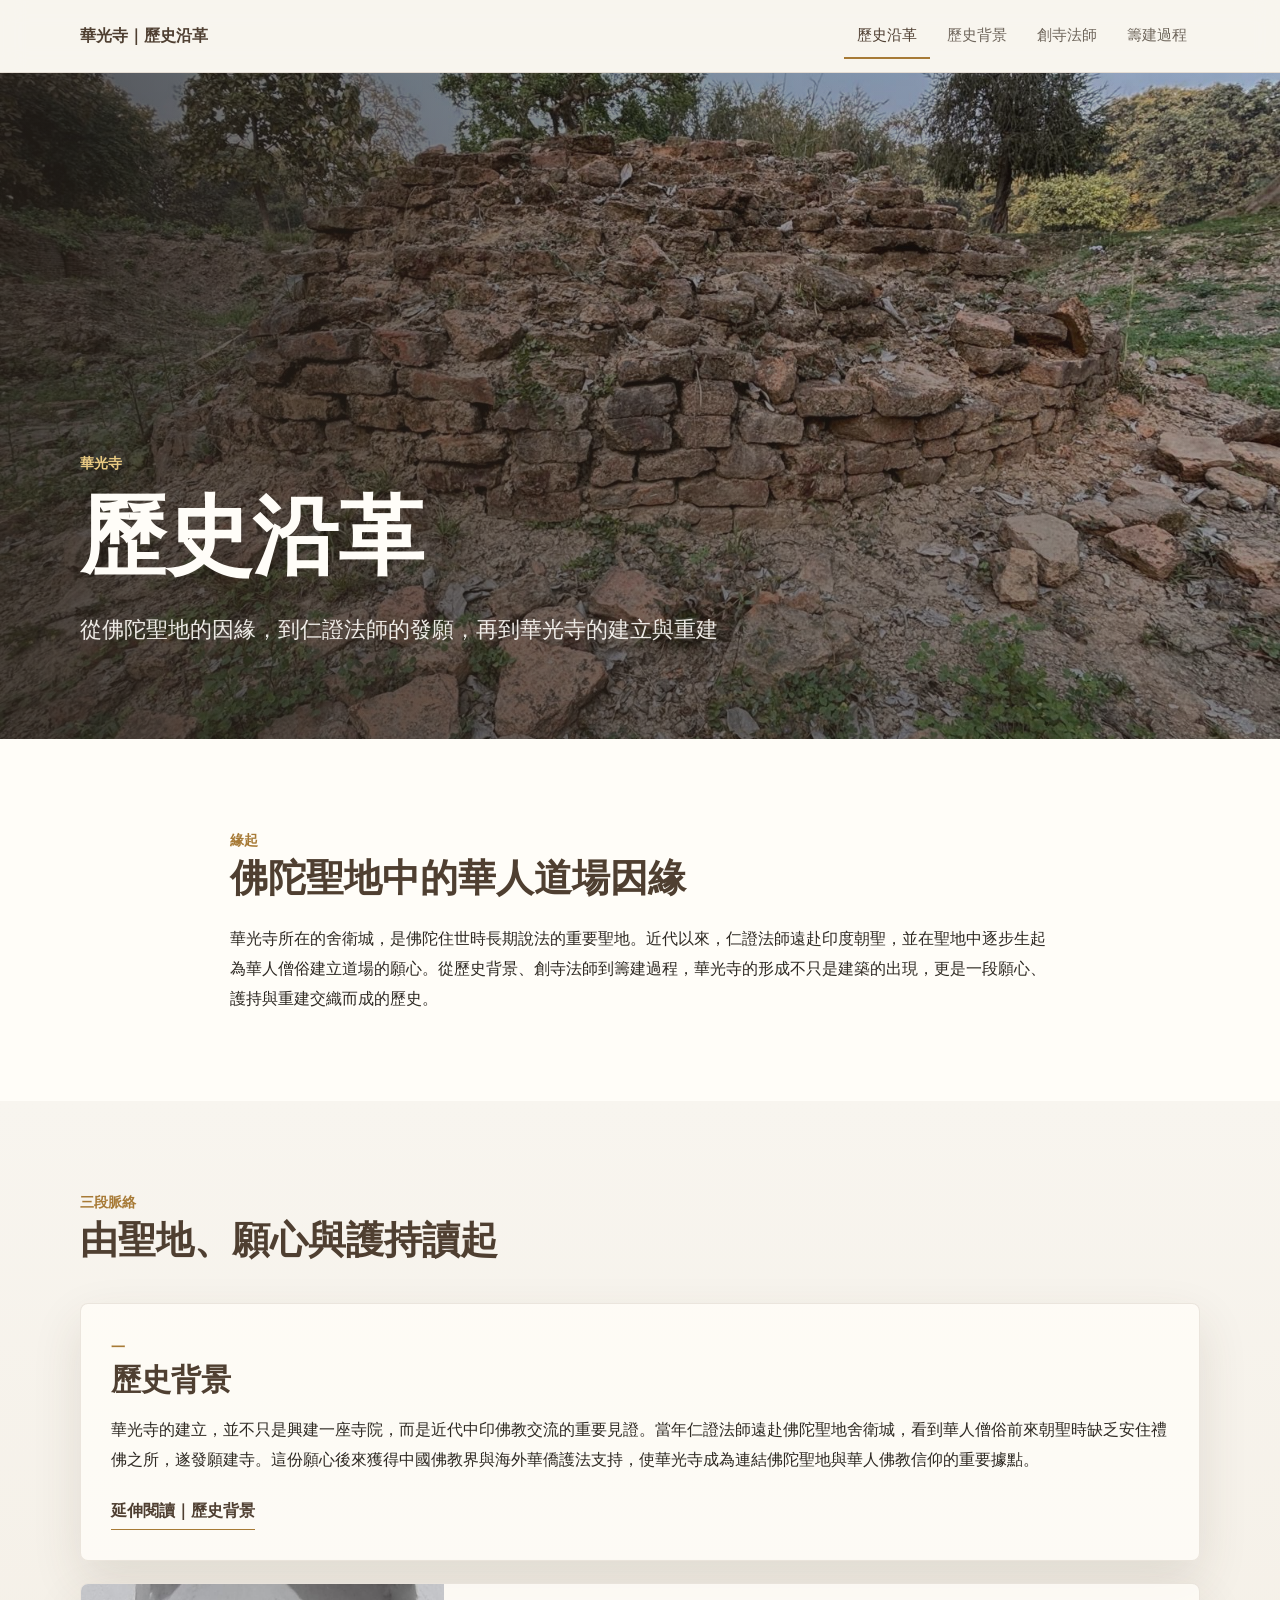
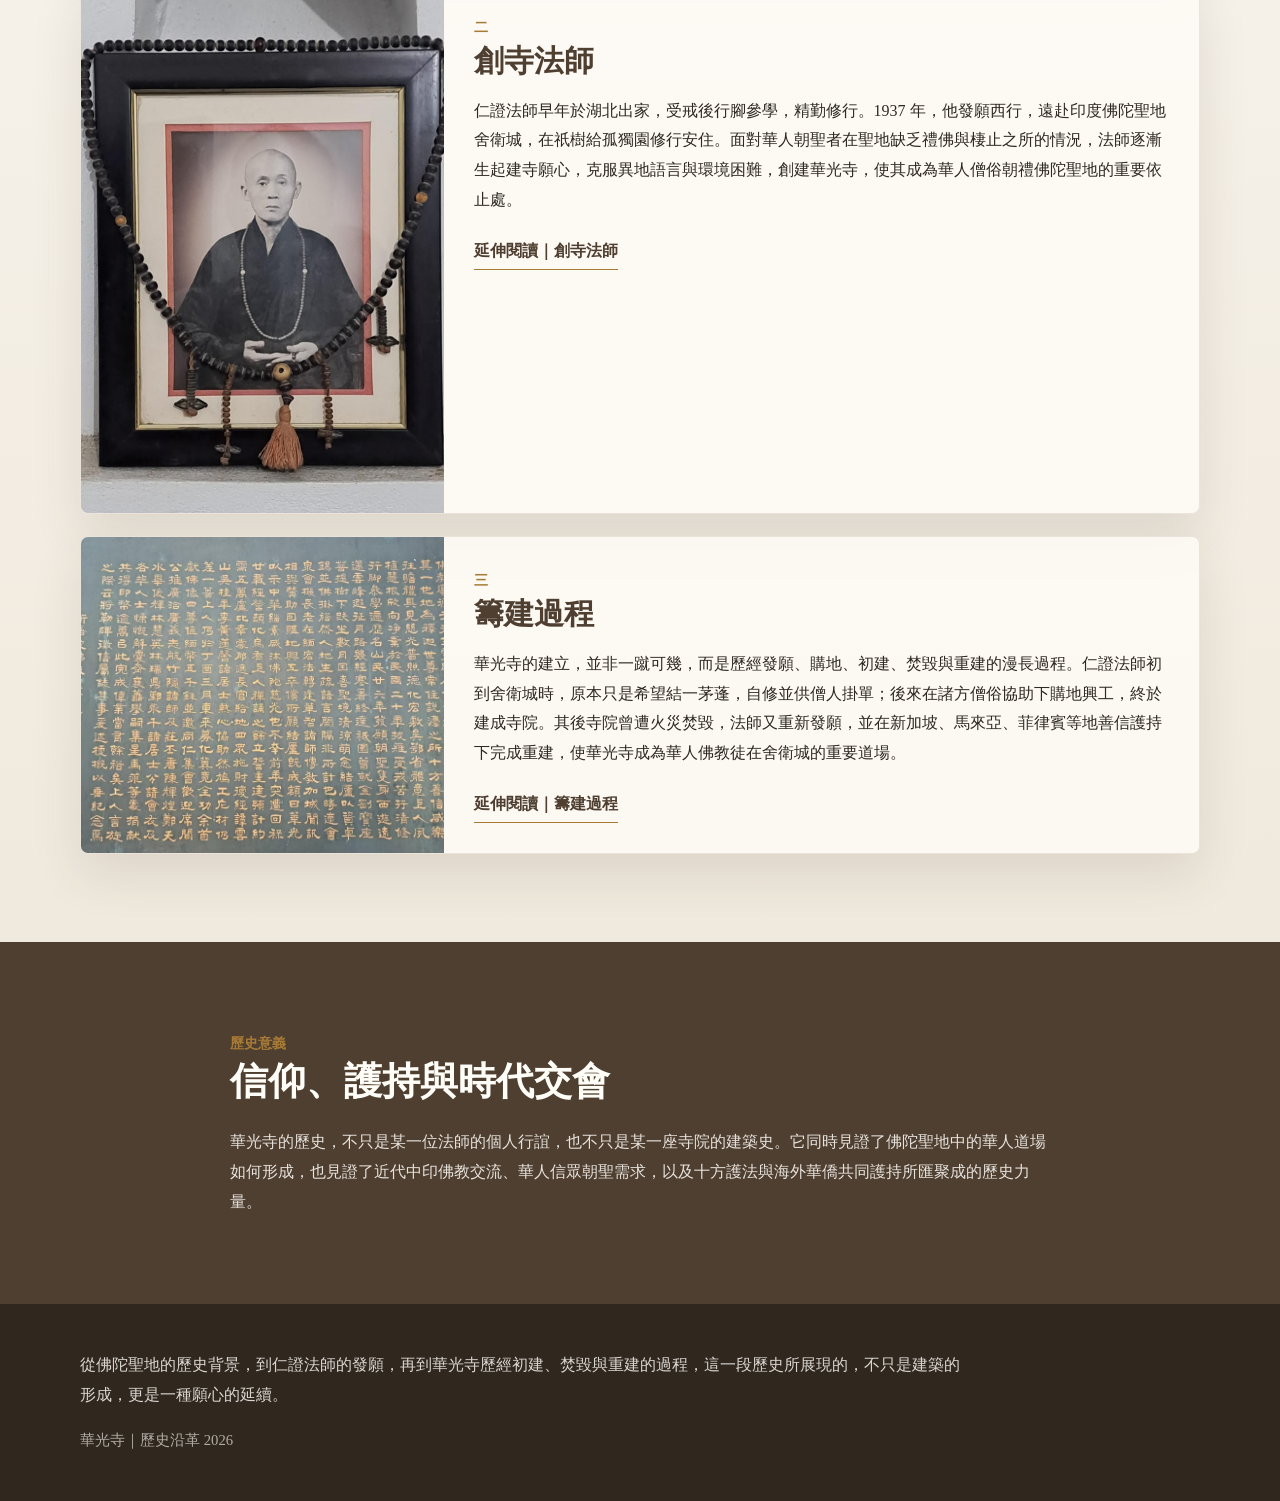
<file: index.html>
<!DOCTYPE html>
<html lang="zh-Hant">
<head>
  <meta charset="UTF-8">
  <meta name="viewport" content="width=device-width, initial-scale=1.0">
  <title>華光寺｜歷史沿革</title>
  <meta name="description" content="華光寺歷史沿革首頁，介紹歷史背景、創寺法師與籌建過程。">
  <link rel="stylesheet" href="assets/css/style.css">
</head>
<body>
  <a class="skip-link" href="#main-content">跳至主要內容</a>

  <header class="site-header" data-site-header>
    <div class="container header-inner">
      <a class="site-title" href="index.html" aria-label="華光寺歷史沿革首頁">華光寺｜歷史沿革</a>
      <button class="nav-toggle" type="button" aria-expanded="false" aria-controls="site-nav">
        <span class="nav-toggle-line"></span>
        <span class="nav-toggle-line"></span>
        <span class="nav-toggle-line"></span>
        <span class="visually-hidden">開啟導覽</span>
      </button>
      <nav class="site-nav" id="site-nav" aria-label="主要導覽">
        <a href="index.html" aria-current="page">歷史沿革</a>
        <a href="history-background.html">歷史背景</a>
        <a href="founding-monk.html">創寺法師</a>
        <a href="construction-process.html">籌建過程</a>
      </nav>
    </div>
  </header>

  <main id="main-content">
    <section class="hero home-hero" aria-labelledby="hero-title">
      <img class="hero-image" src="assets/images/1-1_舍衛城祇樹給孤獨園聖地照.jpg" alt="舍衛城祇樹給孤獨園聖地一景">
      <div class="hero-overlay"></div>
      <div class="container hero-content">
        <p class="eyebrow">華光寺</p>
        <h1 id="hero-title">歷史沿革</h1>
        <p>從佛陀聖地的因緣，到仁證法師的發願，再到華光寺的建立與重建</p>
      </div>
    </section>

    <section class="section intro-section" aria-labelledby="intro-title">
      <div class="container narrow">
        <p class="section-kicker">緣起</p>
        <h2 id="intro-title">佛陀聖地中的華人道場因緣</h2>
        <p>華光寺所在的舍衛城，是佛陀住世時長期說法的重要聖地。近代以來，仁證法師遠赴印度朝聖，並在聖地中逐步生起為華人僧俗建立道場的願心。從歷史背景、創寺法師到籌建過程，華光寺的形成不只是建築的出現，更是一段願心、護持與重建交織而成的歷史。</p>
      </div>
    </section>

    <section class="section topic-section" aria-labelledby="topics-title">
      <div class="container">
        <div class="section-heading">
          <p class="section-kicker">三段脈絡</p>
          <h2 id="topics-title">由聖地、願心與護持讀起</h2>
        </div>

        <div class="topic-grid">
          <article class="topic-card">
            <div class="topic-text">
              <p class="topic-number">一</p>
              <h3>歷史背景</h3>
              <p>華光寺的建立，並不只是興建一座寺院，而是近代中印佛教交流的重要見證。當年仁證法師遠赴佛陀聖地舍衛城，看到華人僧俗前來朝聖時缺乏安住禮佛之所，遂發願建寺。這份願心後來獲得中國佛教界與海外華僑護法支持，使華光寺成為連結佛陀聖地與華人佛教信仰的重要據點。</p>
              <a class="text-link" href="history-background.html">延伸閱讀｜歷史背景</a>
            </div>
          </article>

          <article class="topic-card with-image">
            <figure>
              <img src="assets/images/1-2_仁證法師法照.jpg" alt="仁證法師法相">
              <figcaption>仁證法師法相</figcaption>
            </figure>
            <div class="topic-text">
              <p class="topic-number">二</p>
              <h3>創寺法師</h3>
              <p>仁證法師早年於湖北出家，受戒後行腳參學，精勤修行。1937 年，他發願西行，遠赴印度佛陀聖地舍衛城，在祇樹給孤獨園修行安住。面對華人朝聖者在聖地缺乏禮佛與棲止之所的情況，法師逐漸生起建寺願心，克服異地語言與環境困難，創建華光寺，使其成為華人僧俗朝禮佛陀聖地的重要依止處。</p>
              <a class="text-link" href="founding-monk.html">延伸閱讀｜創寺法師</a>
            </div>
          </article>

          <article class="topic-card with-image">
            <figure>
              <img src="assets/images/1-3_華光寺大殿內碑記.jpg" alt="華光寺大殿內建寺碑記">
              <figcaption>華光寺大殿內建寺碑記</figcaption>
            </figure>
            <div class="topic-text">
              <p class="topic-number">三</p>
              <h3>籌建過程</h3>
              <p>華光寺的建立，並非一蹴可幾，而是歷經發願、購地、初建、焚毀與重建的漫長過程。仁證法師初到舍衛城時，原本只是希望結一茅蓬，自修並供僧人掛單；後來在諸方僧俗協助下購地興工，終於建成寺院。其後寺院曾遭火災焚毀，法師又重新發願，並在新加坡、馬來亞、菲律賓等地善信護持下完成重建，使華光寺成為華人佛教徒在舍衛城的重要道場。</p>
              <a class="text-link" href="construction-process.html">延伸閱讀｜籌建過程</a>
            </div>
          </article>
        </div>
      </div>
    </section>

    <section class="section significance-section" aria-labelledby="significance-title">
      <div class="container narrow">
        <p class="section-kicker">歷史意義</p>
        <h2 id="significance-title">信仰、護持與時代交會</h2>
        <p>華光寺的歷史，不只是某一位法師的個人行誼，也不只是某一座寺院的建築史。它同時見證了佛陀聖地中的華人道場如何形成，也見證了近代中印佛教交流、華人信眾朝聖需求，以及十方護法與海外華僑共同護持所匯聚成的歷史力量。</p>
      </div>
    </section>
  </main>

  <footer class="site-footer">
    <div class="container footer-inner">
      <p>從佛陀聖地的歷史背景，到仁證法師的發願，再到華光寺歷經初建、焚毀與重建的過程，這一段歷史所展現的，不只是建築的形成，更是一種願心的延續。</p>
      <p class="footer-meta">華光寺｜歷史沿革 <span data-current-year></span></p>
    </div>
  </footer>

  <script src="assets/js/script.js"></script>
</body>
</html>
</file>
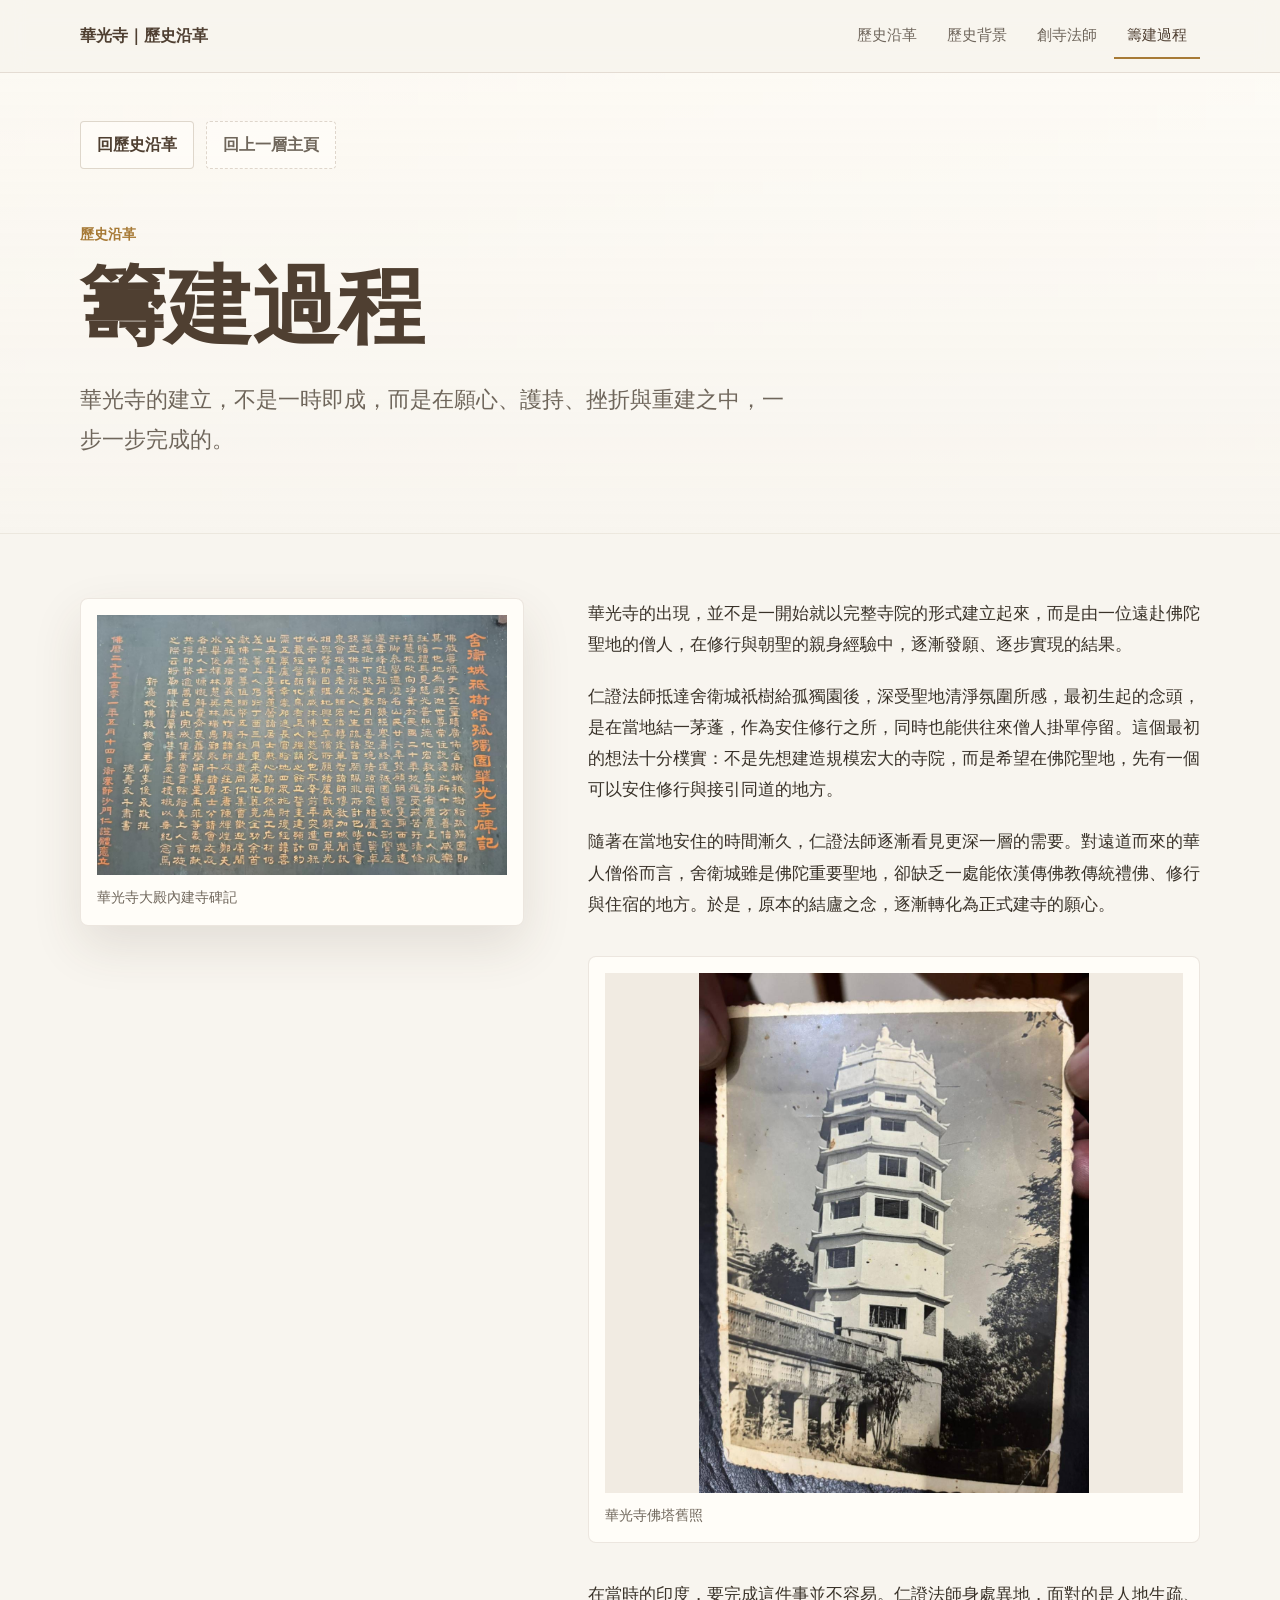
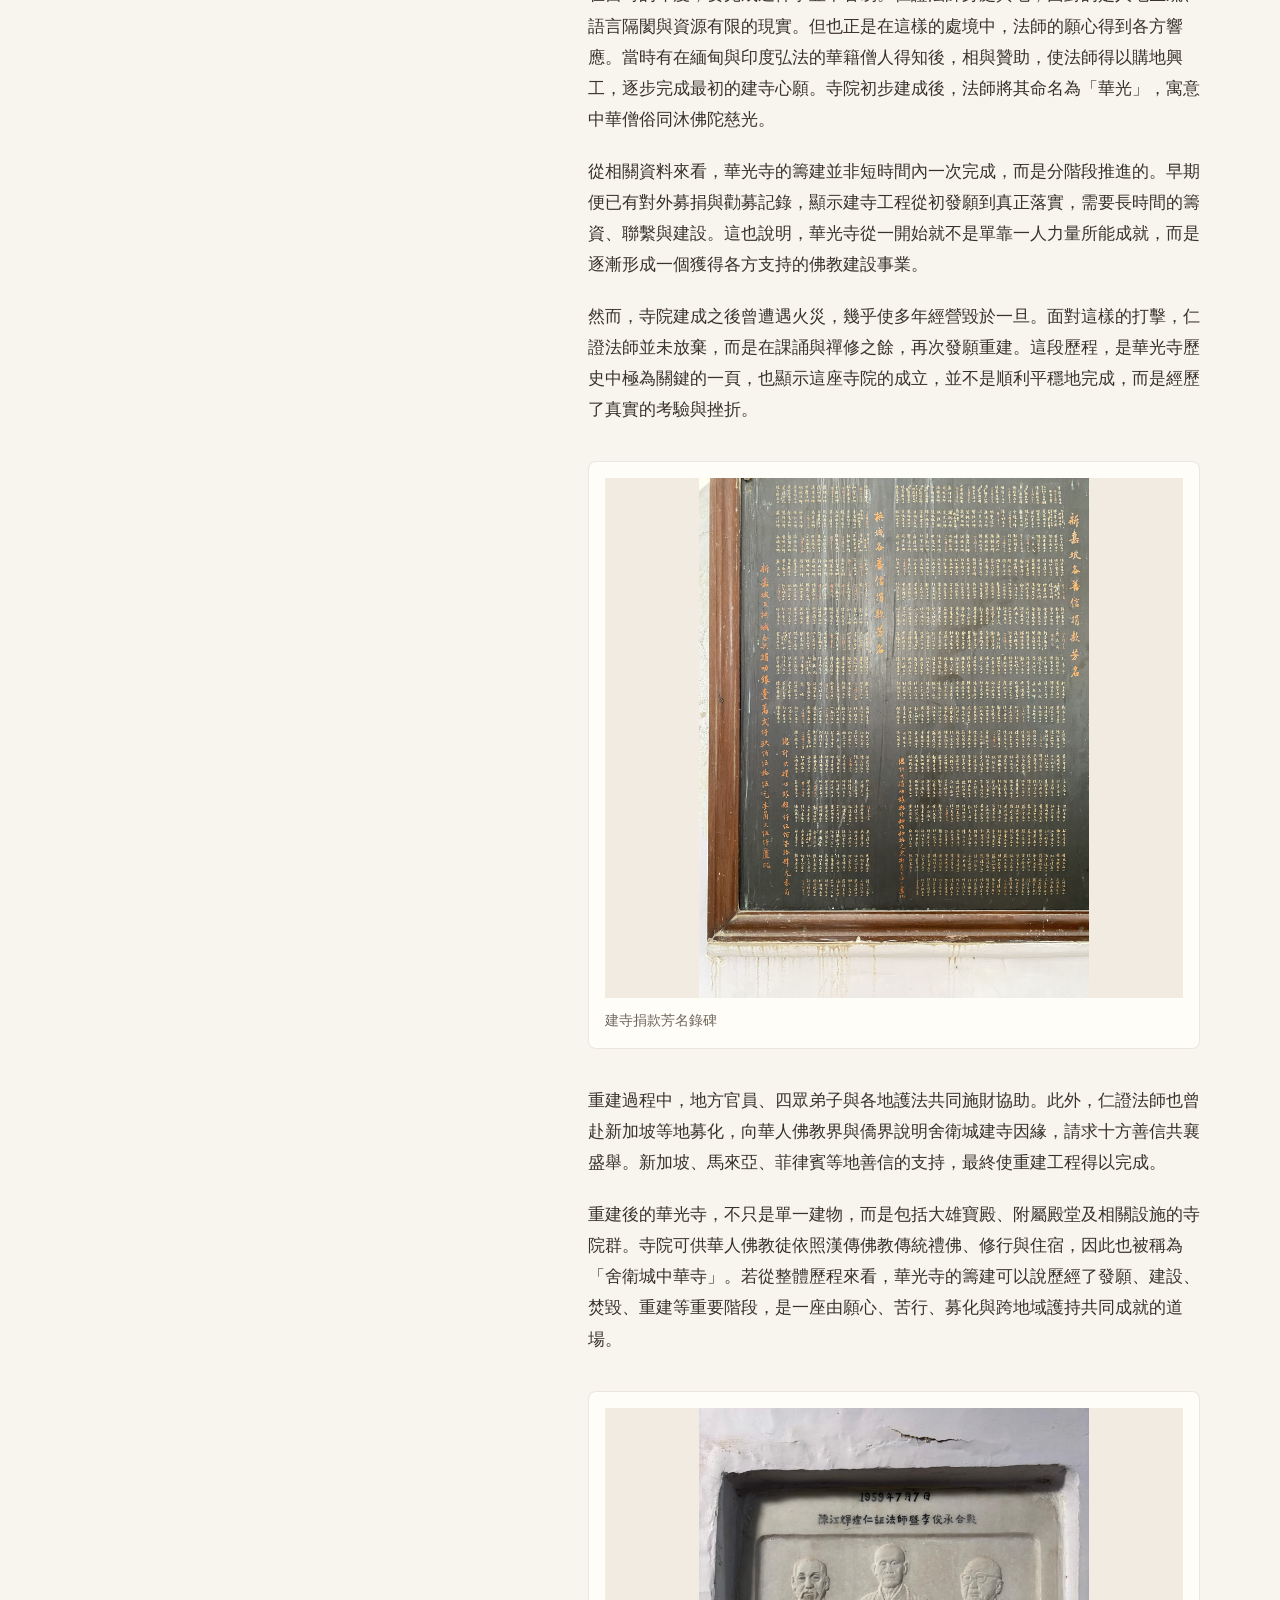
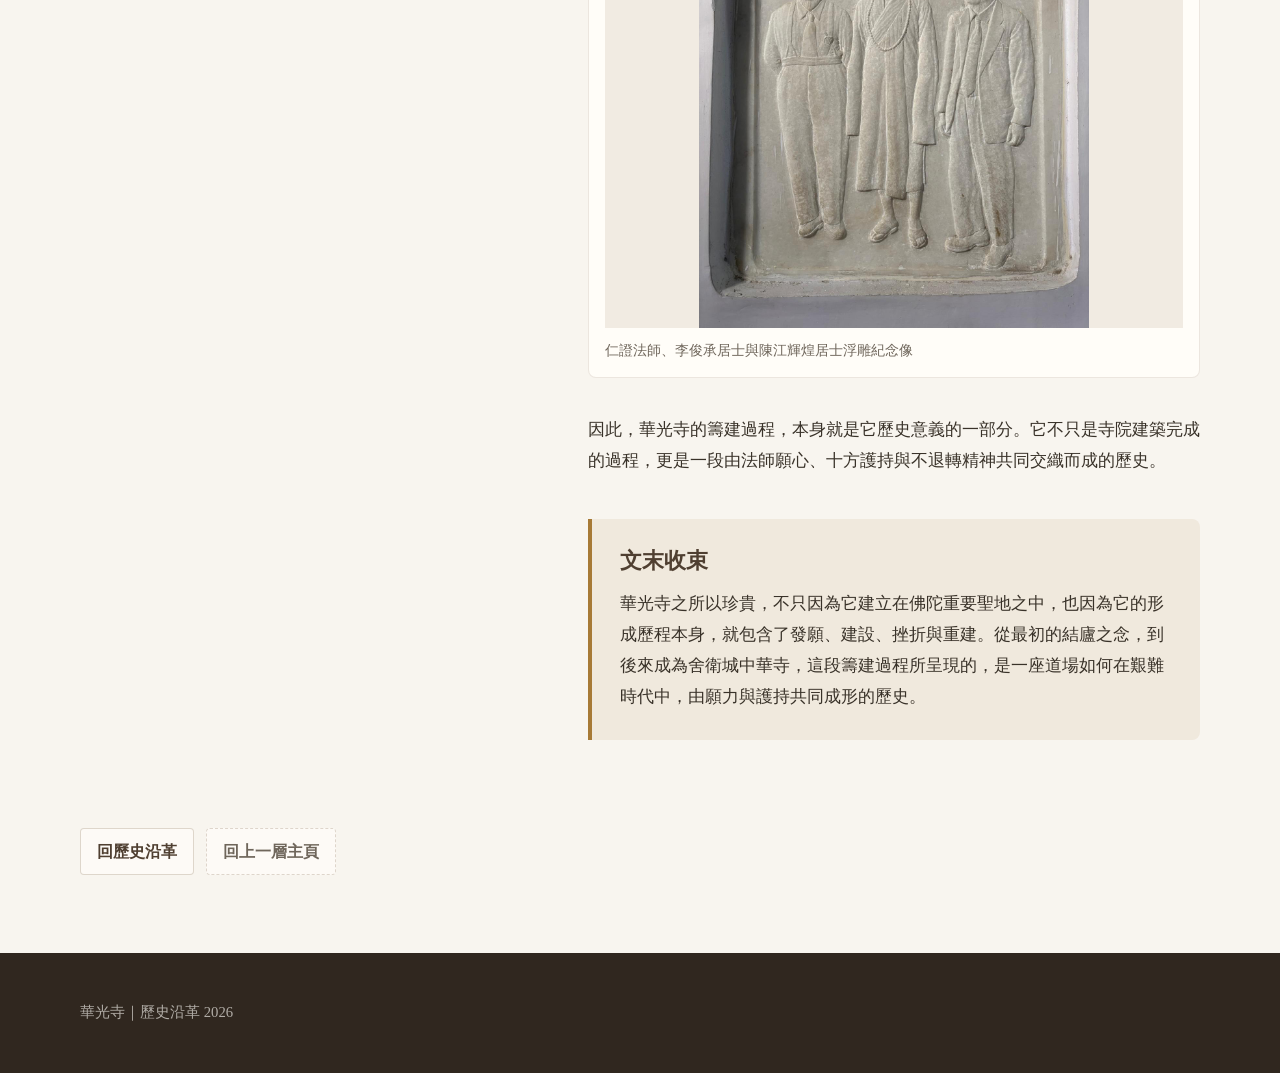
<file: construction-process.html>
<!DOCTYPE html>
<html lang="zh-Hant">
<head>
  <meta charset="UTF-8">
  <meta name="viewport" content="width=device-width, initial-scale=1.0">
  <title>籌建過程｜華光寺歷史沿革</title>
  <meta name="description" content="華光寺籌建過程詳細頁，介紹發願、購地、初建、焚毀與重建的歷史。">
  <link rel="stylesheet" href="assets/css/style.css">
</head>
<body>
  <a class="skip-link" href="#main-content">跳至主要內容</a>

  <header class="site-header" data-site-header>
    <div class="container header-inner">
      <a class="site-title" href="index.html" aria-label="華光寺歷史沿革首頁">華光寺｜歷史沿革</a>
      <button class="nav-toggle" type="button" aria-expanded="false" aria-controls="site-nav">
        <span class="nav-toggle-line"></span>
        <span class="nav-toggle-line"></span>
        <span class="nav-toggle-line"></span>
        <span class="visually-hidden">開啟導覽</span>
      </button>
      <nav class="site-nav" id="site-nav" aria-label="主要導覽">
        <a href="index.html">歷史沿革</a>
        <a href="history-background.html">歷史背景</a>
        <a href="founding-monk.html">創寺法師</a>
        <a href="construction-process.html" aria-current="page">籌建過程</a>
      </nav>
    </div>
  </header>

  <main id="main-content">
    <section class="page-hero">
      <div class="container">
        <nav class="back-nav" aria-label="頁面返回">
          <a href="index.html">回歷史沿革</a>
          <a class="reserved-link" href="#" aria-disabled="true">回上一層主頁</a>
        </nav>
        <p class="eyebrow">歷史沿革</p>
        <h1>籌建過程</h1>
        <p>華光寺的建立，不是一時即成，而是在願心、護持、挫折與重建之中，一步一步完成的。</p>
      </div>
    </section>

    <article class="section article-section">
      <div class="container article-layout">
        <figure class="article-main-figure">
          <img src="assets/images/1-3_華光寺大殿內碑記.jpg" alt="華光寺大殿內建寺碑記">
          <figcaption>華光寺大殿內建寺碑記</figcaption>
        </figure>

        <div class="article-content">
          <p>華光寺的出現，並不是一開始就以完整寺院的形式建立起來，而是由一位遠赴佛陀聖地的僧人，在修行與朝聖的親身經驗中，逐漸發願、逐步實現的結果。</p>
          <p>仁證法師抵達舍衛城祇樹給孤獨園後，深受聖地清淨氛圍所感，最初生起的念頭，是在當地結一茅蓬，作為安住修行之所，同時也能供往來僧人掛單停留。這個最初的想法十分樸實：不是先想建造規模宏大的寺院，而是希望在佛陀聖地，先有一個可以安住修行與接引同道的地方。</p>
          <p>隨著在當地安住的時間漸久，仁證法師逐漸看見更深一層的需要。對遠道而來的華人僧俗而言，舍衛城雖是佛陀重要聖地，卻缺乏一處能依漢傳佛教傳統禮佛、修行與住宿的地方。於是，原本的結廬之念，逐漸轉化為正式建寺的願心。</p>

          <figure class="inline-figure">
            <img src="assets/images/1-3_華光寺佛塔舊照.jpg" alt="華光寺佛塔舊照">
            <figcaption>華光寺佛塔舊照</figcaption>
          </figure>

          <p>在當時的印度，要完成這件事並不容易。仁證法師身處異地，面對的是人地生疏、語言隔閡與資源有限的現實。但也正是在這樣的處境中，法師的願心得到各方響應。當時有在緬甸與印度弘法的華籍僧人得知後，相與贊助，使法師得以購地興工，逐步完成最初的建寺心願。寺院初步建成後，法師將其命名為「華光」，寓意中華僧俗同沐佛陀慈光。</p>
          <p>從相關資料來看，華光寺的籌建並非短時間內一次完成，而是分階段推進的。早期便已有對外募捐與勸募記錄，顯示建寺工程從初發願到真正落實，需要長時間的籌資、聯繫與建設。這也說明，華光寺從一開始就不是單靠一人力量所能成就，而是逐漸形成一個獲得各方支持的佛教建設事業。</p>
          <p>然而，寺院建成之後曾遭遇火災，幾乎使多年經營毀於一旦。面對這樣的打擊，仁證法師並未放棄，而是在課誦與禪修之餘，再次發願重建。這段歷程，是華光寺歷史中極為關鍵的一頁，也顯示這座寺院的成立，並不是順利平穩地完成，而是經歷了真實的考驗與挫折。</p>

          <figure class="inline-figure">
            <img src="assets/images/1-3_建寺捐款芳名錄.jpg" alt="建寺捐款芳名錄碑">
            <figcaption>建寺捐款芳名錄碑</figcaption>
          </figure>

          <p>重建過程中，地方官員、四眾弟子與各地護法共同施財協助。此外，仁證法師也曾赴新加坡等地募化，向華人佛教界與僑界說明舍衛城建寺因緣，請求十方善信共襄盛舉。新加坡、馬來亞、菲律賓等地善信的支持，最終使重建工程得以完成。</p>
          <p>重建後的華光寺，不只是單一建物，而是包括大雄寶殿、附屬殿堂及相關設施的寺院群。寺院可供華人佛教徒依照漢傳佛教傳統禮佛、修行與住宿，因此也被稱為「舍衛城中華寺」。若從整體歷程來看，華光寺的籌建可以說歷經了發願、建設、焚毀、重建等重要階段，是一座由願心、苦行、募化與跨地域護持共同成就的道場。</p>

          <figure class="inline-figure">
            <img src="assets/images/1-3_護持者紀念浮雕.jpg" alt="仁證法師、李俊承居士與陳江輝煌居士浮雕紀念像">
            <figcaption>仁證法師、李俊承居士與陳江輝煌居士浮雕紀念像</figcaption>
          </figure>

          <p>因此，華光寺的籌建過程，本身就是它歷史意義的一部分。它不只是寺院建築完成的過程，更是一段由法師願心、十方護持與不退轉精神共同交織而成的歷史。</p>

          <aside class="closing-note">
            <h2>文末收束</h2>
            <p>華光寺之所以珍貴，不只因為它建立在佛陀重要聖地之中，也因為它的形成歷程本身，就包含了發願、建設、挫折與重建。從最初的結廬之念，到後來成為舍衛城中華寺，這段籌建過程所呈現的，是一座道場如何在艱難時代中，由願力與護持共同成形的歷史。</p>
          </aside>
        </div>
      </div>
    </article>

    <nav class="bottom-nav container" aria-label="文末返回">
      <a href="index.html">回歷史沿革</a>
      <a class="reserved-link" href="#" aria-disabled="true">回上一層主頁</a>
    </nav>
  </main>

  <footer class="site-footer">
    <div class="container footer-inner">
      <p class="footer-meta">華光寺｜歷史沿革 <span data-current-year></span></p>
    </div>
  </footer>

  <script src="assets/js/script.js"></script>
</body>
</html>
</file>
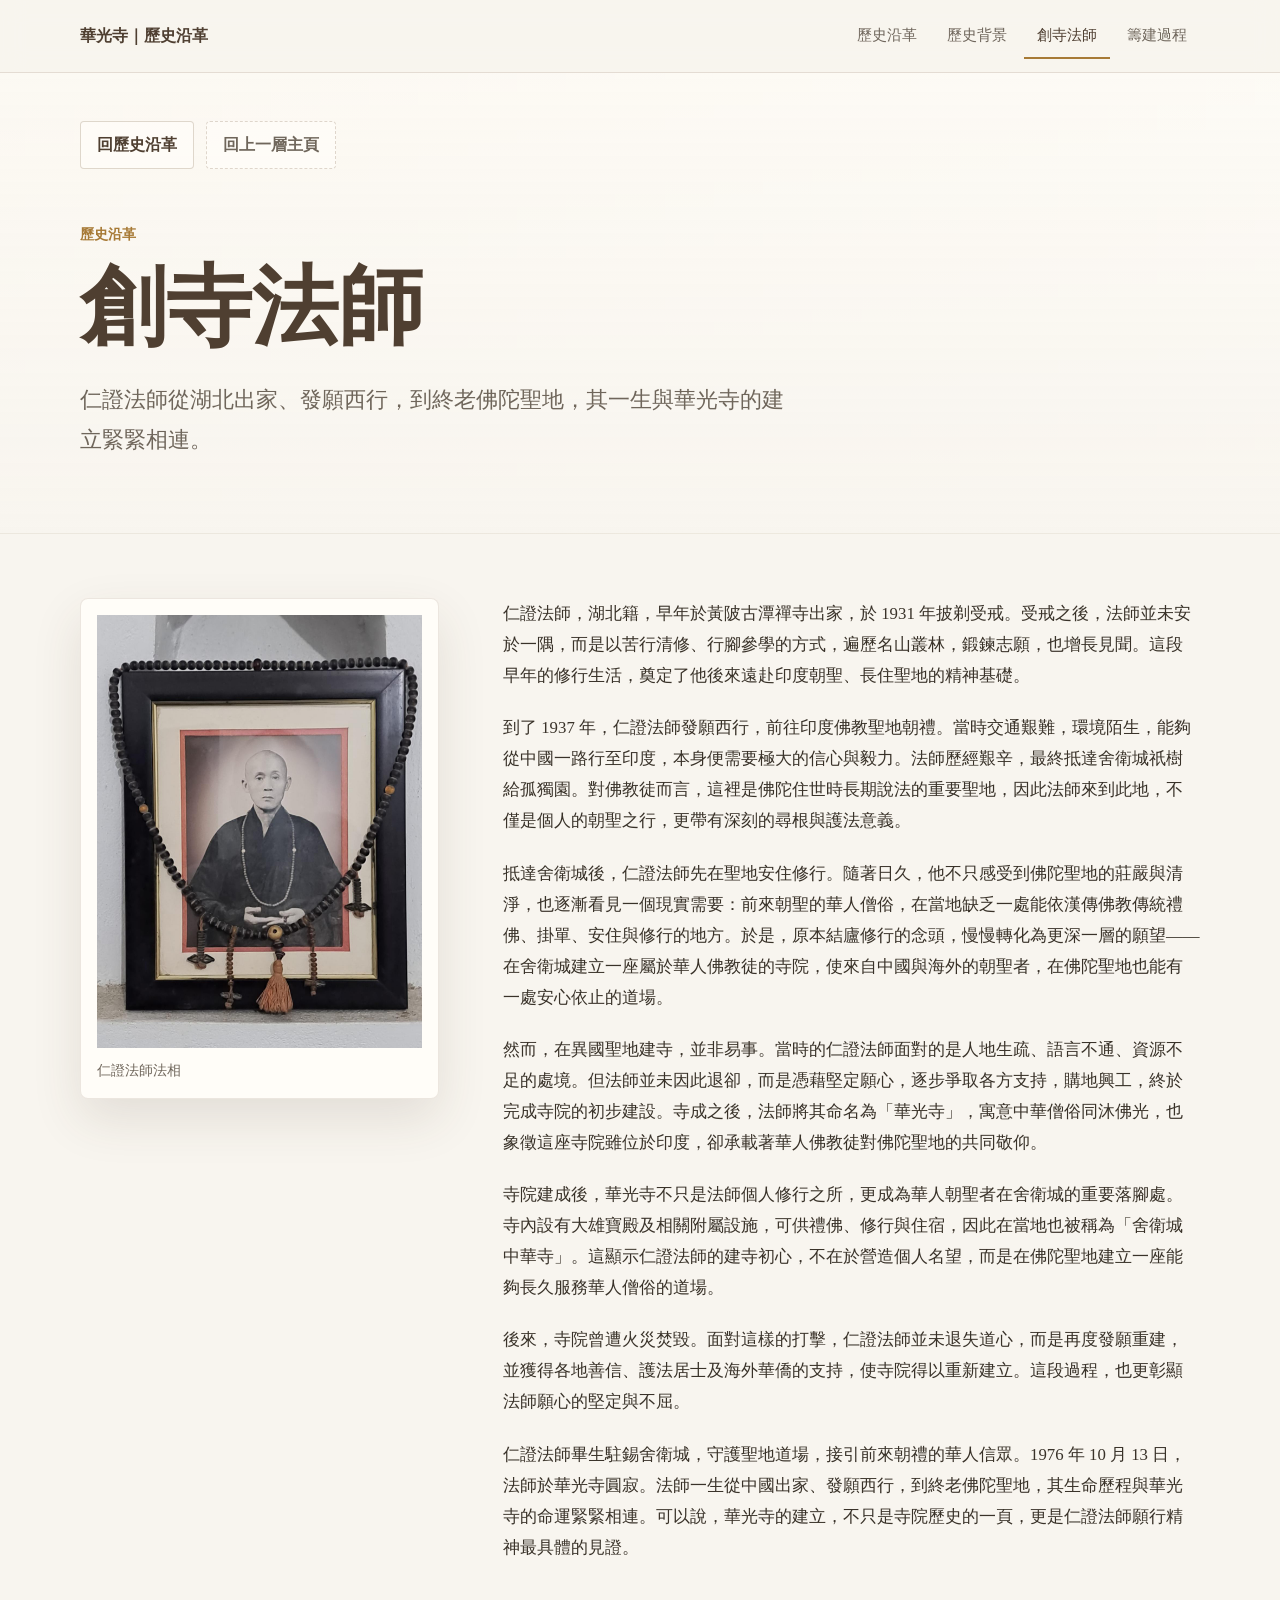
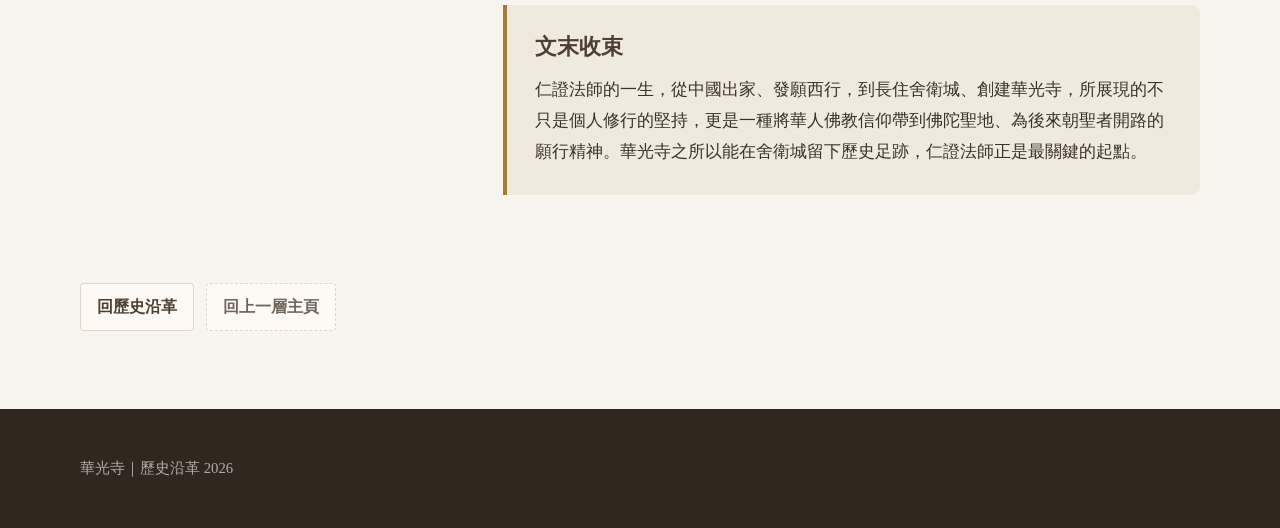
<file: founding-monk.html>
<!DOCTYPE html>
<html lang="zh-Hant">
<head>
  <meta charset="UTF-8">
  <meta name="viewport" content="width=device-width, initial-scale=1.0">
  <title>創寺法師｜華光寺歷史沿革</title>
  <meta name="description" content="華光寺創寺法師詳細頁，介紹仁證法師西行印度、長住舍衛城與創建華光寺的願行。">
  <link rel="stylesheet" href="assets/css/style.css">
</head>
<body>
  <a class="skip-link" href="#main-content">跳至主要內容</a>

  <header class="site-header" data-site-header>
    <div class="container header-inner">
      <a class="site-title" href="index.html" aria-label="華光寺歷史沿革首頁">華光寺｜歷史沿革</a>
      <button class="nav-toggle" type="button" aria-expanded="false" aria-controls="site-nav">
        <span class="nav-toggle-line"></span>
        <span class="nav-toggle-line"></span>
        <span class="nav-toggle-line"></span>
        <span class="visually-hidden">開啟導覽</span>
      </button>
      <nav class="site-nav" id="site-nav" aria-label="主要導覽">
        <a href="index.html">歷史沿革</a>
        <a href="history-background.html">歷史背景</a>
        <a href="founding-monk.html" aria-current="page">創寺法師</a>
        <a href="construction-process.html">籌建過程</a>
      </nav>
    </div>
  </header>

  <main id="main-content">
    <section class="page-hero">
      <div class="container">
        <nav class="back-nav" aria-label="頁面返回">
          <a href="index.html">回歷史沿革</a>
          <a class="reserved-link" href="#" aria-disabled="true">回上一層主頁</a>
        </nav>
        <p class="eyebrow">歷史沿革</p>
        <h1>創寺法師</h1>
        <p>仁證法師從湖北出家、發願西行，到終老佛陀聖地，其一生與華光寺的建立緊緊相連。</p>
      </div>
    </section>

    <article class="section article-section">
      <div class="container article-layout article-layout-portrait">
        <figure class="article-main-figure portrait-figure">
          <img src="assets/images/1-2_仁證法師法照.jpg" alt="仁證法師法相">
          <figcaption>仁證法師法相</figcaption>
        </figure>

        <div class="article-content">
          <p>仁證法師，湖北籍，早年於黃陂古潭禪寺出家，於 1931 年披剃受戒。受戒之後，法師並未安於一隅，而是以苦行清修、行腳參學的方式，遍歷名山叢林，鍛鍊志願，也增長見聞。這段早年的修行生活，奠定了他後來遠赴印度朝聖、長住聖地的精神基礎。</p>
          <p>到了 1937 年，仁證法師發願西行，前往印度佛教聖地朝禮。當時交通艱難，環境陌生，能夠從中國一路行至印度，本身便需要極大的信心與毅力。法師歷經艱辛，最終抵達舍衛城祇樹給孤獨園。對佛教徒而言，這裡是佛陀住世時長期說法的重要聖地，因此法師來到此地，不僅是個人的朝聖之行，更帶有深刻的尋根與護法意義。</p>
          <p>抵達舍衛城後，仁證法師先在聖地安住修行。隨著日久，他不只感受到佛陀聖地的莊嚴與清淨，也逐漸看見一個現實需要：前來朝聖的華人僧俗，在當地缺乏一處能依漢傳佛教傳統禮佛、掛單、安住與修行的地方。於是，原本結廬修行的念頭，慢慢轉化為更深一層的願望——在舍衛城建立一座屬於華人佛教徒的寺院，使來自中國與海外的朝聖者，在佛陀聖地也能有一處安心依止的道場。</p>
          <p>然而，在異國聖地建寺，並非易事。當時的仁證法師面對的是人地生疏、語言不通、資源不足的處境。但法師並未因此退卻，而是憑藉堅定願心，逐步爭取各方支持，購地興工，終於完成寺院的初步建設。寺成之後，法師將其命名為「華光寺」，寓意中華僧俗同沐佛光，也象徵這座寺院雖位於印度，卻承載著華人佛教徒對佛陀聖地的共同敬仰。</p>
          <p>寺院建成後，華光寺不只是法師個人修行之所，更成為華人朝聖者在舍衛城的重要落腳處。寺內設有大雄寶殿及相關附屬設施，可供禮佛、修行與住宿，因此在當地也被稱為「舍衛城中華寺」。這顯示仁證法師的建寺初心，不在於營造個人名望，而是在佛陀聖地建立一座能夠長久服務華人僧俗的道場。</p>
          <p>後來，寺院曾遭火災焚毀。面對這樣的打擊，仁證法師並未退失道心，而是再度發願重建，並獲得各地善信、護法居士及海外華僑的支持，使寺院得以重新建立。這段過程，也更彰顯法師願心的堅定與不屈。</p>
          <p>仁證法師畢生駐錫舍衛城，守護聖地道場，接引前來朝禮的華人信眾。1976 年 10 月 13 日，法師於華光寺圓寂。法師一生從中國出家、發願西行，到終老佛陀聖地，其生命歷程與華光寺的命運緊緊相連。可以說，華光寺的建立，不只是寺院歷史的一頁，更是仁證法師願行精神最具體的見證。</p>

          <aside class="closing-note">
            <h2>文末收束</h2>
            <p>仁證法師的一生，從中國出家、發願西行，到長住舍衛城、創建華光寺，所展現的不只是個人修行的堅持，更是一種將華人佛教信仰帶到佛陀聖地、為後來朝聖者開路的願行精神。華光寺之所以能在舍衛城留下歷史足跡，仁證法師正是最關鍵的起點。</p>
          </aside>
        </div>
      </div>
    </article>

    <nav class="bottom-nav container" aria-label="文末返回">
      <a href="index.html">回歷史沿革</a>
      <a class="reserved-link" href="#" aria-disabled="true">回上一層主頁</a>
    </nav>
  </main>

  <footer class="site-footer">
    <div class="container footer-inner">
      <p class="footer-meta">華光寺｜歷史沿革 <span data-current-year></span></p>
    </div>
  </footer>

  <script src="assets/js/script.js"></script>
</body>
</html>
</file>
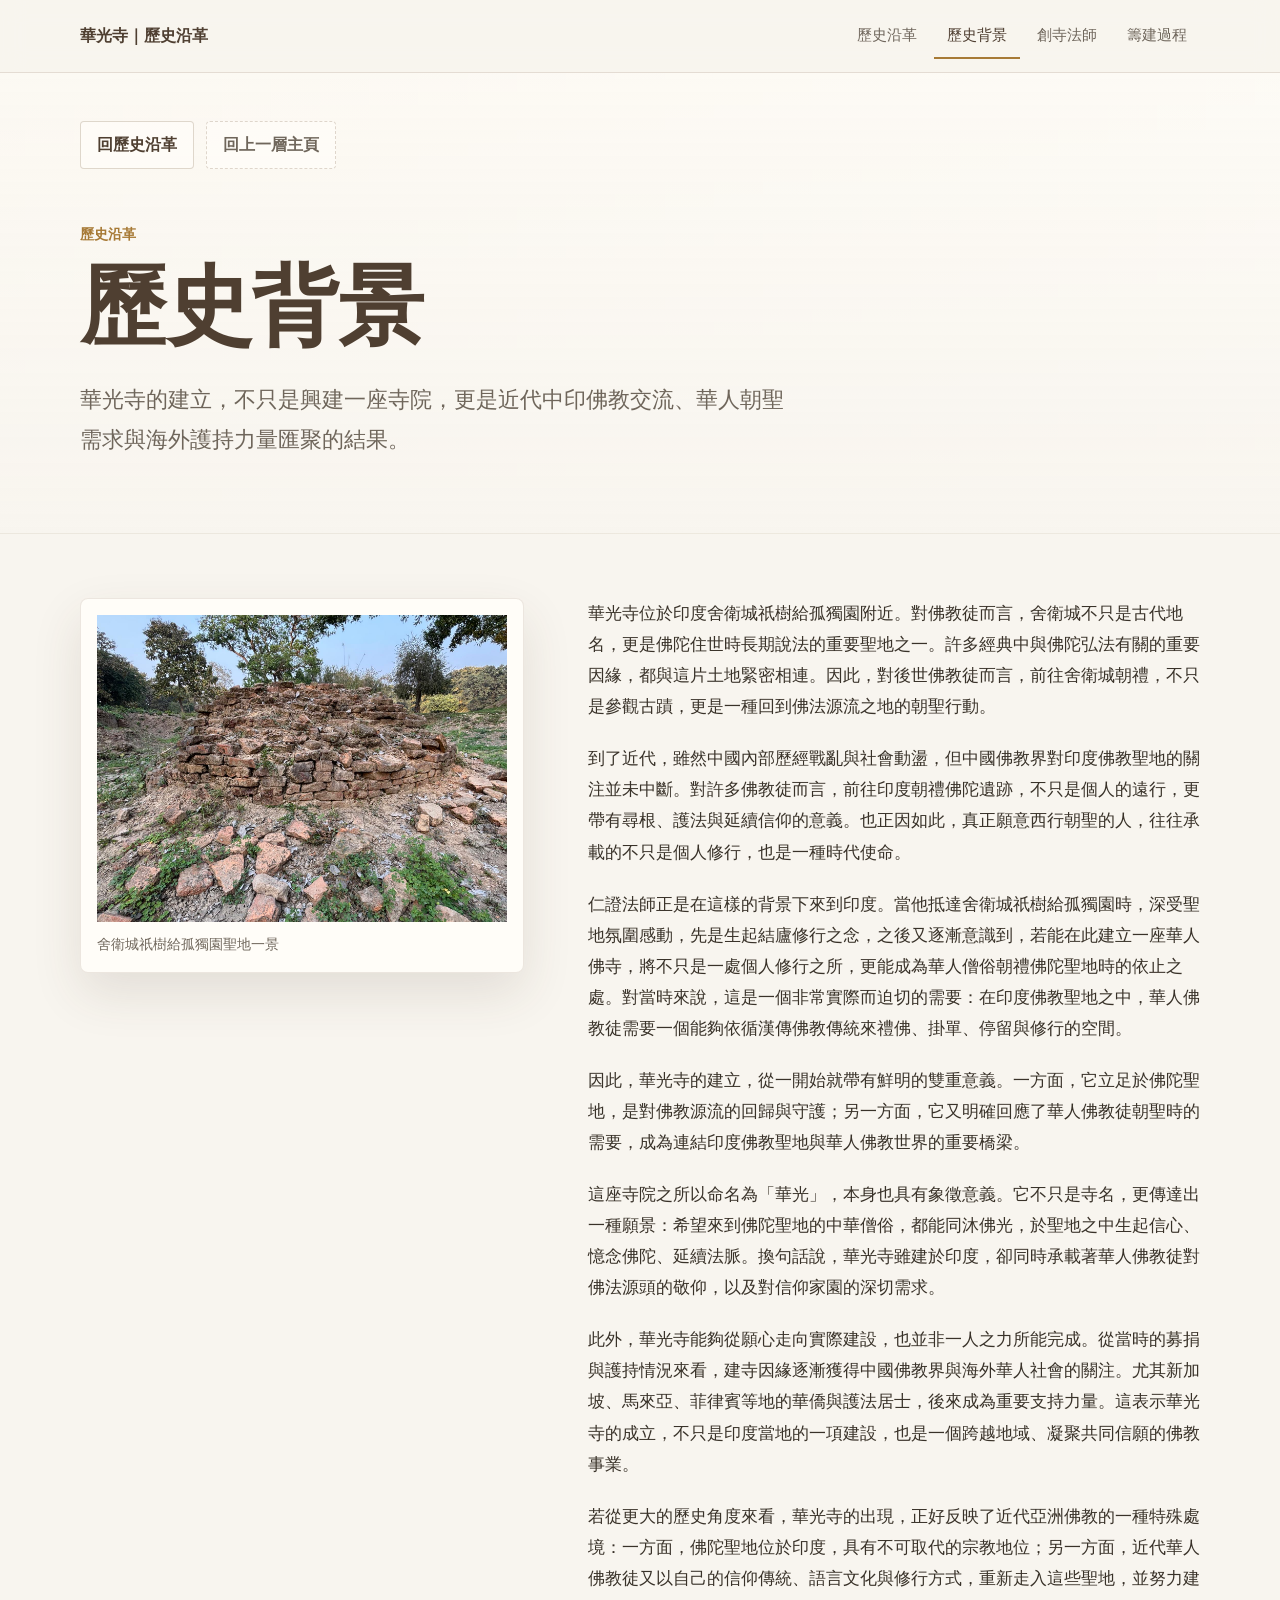
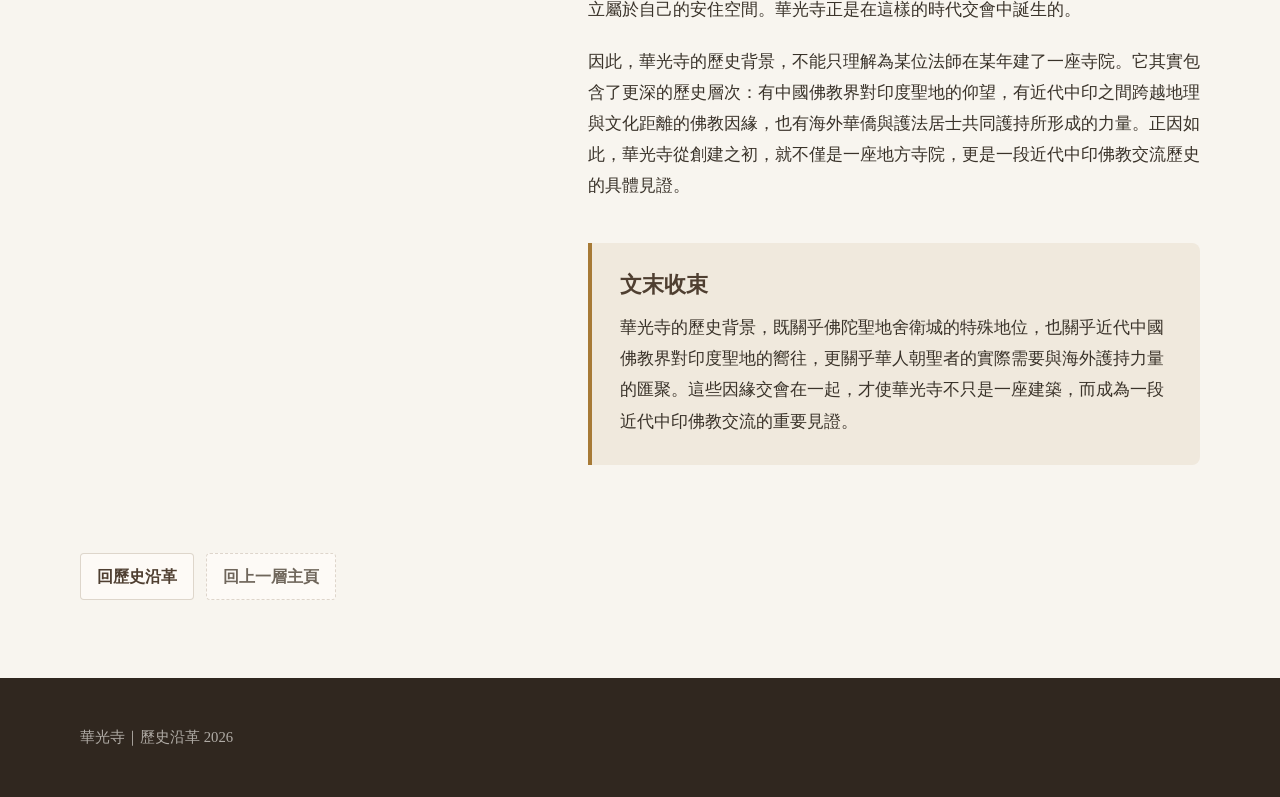
<file: history-background.html>
<!DOCTYPE html>
<html lang="zh-Hant">
<head>
  <meta charset="UTF-8">
  <meta name="viewport" content="width=device-width, initial-scale=1.0">
  <title>歷史背景｜華光寺歷史沿革</title>
  <meta name="description" content="華光寺歷史背景詳細頁，介紹舍衛城聖地、華人朝聖需求與中印佛教交流因緣。">
  <link rel="stylesheet" href="assets/css/style.css">
</head>
<body>
  <a class="skip-link" href="#main-content">跳至主要內容</a>

  <header class="site-header" data-site-header>
    <div class="container header-inner">
      <a class="site-title" href="index.html" aria-label="華光寺歷史沿革首頁">華光寺｜歷史沿革</a>
      <button class="nav-toggle" type="button" aria-expanded="false" aria-controls="site-nav">
        <span class="nav-toggle-line"></span>
        <span class="nav-toggle-line"></span>
        <span class="nav-toggle-line"></span>
        <span class="visually-hidden">開啟導覽</span>
      </button>
      <nav class="site-nav" id="site-nav" aria-label="主要導覽">
        <a href="index.html">歷史沿革</a>
        <a href="history-background.html" aria-current="page">歷史背景</a>
        <a href="founding-monk.html">創寺法師</a>
        <a href="construction-process.html">籌建過程</a>
      </nav>
    </div>
  </header>

  <main id="main-content">
    <section class="page-hero">
      <div class="container">
        <nav class="back-nav" aria-label="頁面返回">
          <a href="index.html">回歷史沿革</a>
          <a class="reserved-link" href="#" aria-disabled="true">回上一層主頁</a>
        </nav>
        <p class="eyebrow">歷史沿革</p>
        <h1>歷史背景</h1>
        <p>華光寺的建立，不只是興建一座寺院，更是近代中印佛教交流、華人朝聖需求與海外護持力量匯聚的結果。</p>
      </div>
    </section>

    <article class="section article-section">
      <div class="container article-layout">
        <figure class="article-main-figure">
          <img src="assets/images/1-1_舍衛城祇樹給孤獨園聖地照.jpg" alt="舍衛城祇樹給孤獨園聖地一景">
          <figcaption>舍衛城祇樹給孤獨園聖地一景</figcaption>
        </figure>

        <div class="article-content">
          <p>華光寺位於印度舍衛城祇樹給孤獨園附近。對佛教徒而言，舍衛城不只是古代地名，更是佛陀住世時長期說法的重要聖地之一。許多經典中與佛陀弘法有關的重要因緣，都與這片土地緊密相連。因此，對後世佛教徒而言，前往舍衛城朝禮，不只是參觀古蹟，更是一種回到佛法源流之地的朝聖行動。</p>
          <p>到了近代，雖然中國內部歷經戰亂與社會動盪，但中國佛教界對印度佛教聖地的關注並未中斷。對許多佛教徒而言，前往印度朝禮佛陀遺跡，不只是個人的遠行，更帶有尋根、護法與延續信仰的意義。也正因如此，真正願意西行朝聖的人，往往承載的不只是個人修行，也是一種時代使命。</p>
          <p>仁證法師正是在這樣的背景下來到印度。當他抵達舍衛城祇樹給孤獨園時，深受聖地氛圍感動，先是生起結廬修行之念，之後又逐漸意識到，若能在此建立一座華人佛寺，將不只是一處個人修行之所，更能成為華人僧俗朝禮佛陀聖地時的依止之處。對當時來說，這是一個非常實際而迫切的需要：在印度佛教聖地之中，華人佛教徒需要一個能夠依循漢傳佛教傳統來禮佛、掛單、停留與修行的空間。</p>
          <p>因此，華光寺的建立，從一開始就帶有鮮明的雙重意義。一方面，它立足於佛陀聖地，是對佛教源流的回歸與守護；另一方面，它又明確回應了華人佛教徒朝聖時的需要，成為連結印度佛教聖地與華人佛教世界的重要橋梁。</p>
          <p>這座寺院之所以命名為「華光」，本身也具有象徵意義。它不只是寺名，更傳達出一種願景：希望來到佛陀聖地的中華僧俗，都能同沐佛光，於聖地之中生起信心、憶念佛陀、延續法脈。換句話說，華光寺雖建於印度，卻同時承載著華人佛教徒對佛法源頭的敬仰，以及對信仰家園的深切需求。</p>
          <p>此外，華光寺能夠從願心走向實際建設，也並非一人之力所能完成。從當時的募捐與護持情況來看，建寺因緣逐漸獲得中國佛教界與海外華人社會的關注。尤其新加坡、馬來亞、菲律賓等地的華僑與護法居士，後來成為重要支持力量。這表示華光寺的成立，不只是印度當地的一項建設，也是一個跨越地域、凝聚共同信願的佛教事業。</p>
          <p>若從更大的歷史角度來看，華光寺的出現，正好反映了近代亞洲佛教的一種特殊處境：一方面，佛陀聖地位於印度，具有不可取代的宗教地位；另一方面，近代華人佛教徒又以自己的信仰傳統、語言文化與修行方式，重新走入這些聖地，並努力建立屬於自己的安住空間。華光寺正是在這樣的時代交會中誕生的。</p>
          <p>因此，華光寺的歷史背景，不能只理解為某位法師在某年建了一座寺院。它其實包含了更深的歷史層次：有中國佛教界對印度聖地的仰望，有近代中印之間跨越地理與文化距離的佛教因緣，也有海外華僑與護法居士共同護持所形成的力量。正因如此，華光寺從創建之初，就不僅是一座地方寺院，更是一段近代中印佛教交流歷史的具體見證。</p>

          <aside class="closing-note">
            <h2>文末收束</h2>
            <p>華光寺的歷史背景，既關乎佛陀聖地舍衛城的特殊地位，也關乎近代中國佛教界對印度聖地的嚮往，更關乎華人朝聖者的實際需要與海外護持力量的匯聚。這些因緣交會在一起，才使華光寺不只是一座建築，而成為一段近代中印佛教交流的重要見證。</p>
          </aside>
        </div>
      </div>
    </article>

    <nav class="bottom-nav container" aria-label="文末返回">
      <a href="index.html">回歷史沿革</a>
      <a class="reserved-link" href="#" aria-disabled="true">回上一層主頁</a>
    </nav>
  </main>

  <footer class="site-footer">
    <div class="container footer-inner">
      <p class="footer-meta">華光寺｜歷史沿革 <span data-current-year></span></p>
    </div>
  </footer>

  <script src="assets/js/script.js"></script>
</body>
</html>
</file>
<file: assets/css/style.css>
:root {
  --color-ink: #2e2923;
  --color-muted: #6f665b;
  --color-bg: #f8f5ef;
  --color-surface: #fffdf8;
  --color-stone: #e9e1d3;
  --color-stone-light: #f1ebe2;
  --color-earth: #7b6046;
  --color-earth-dark: #4f3f31;
  --color-gold: #a77a36;
  --shadow-soft: 0 20px 50px rgba(70, 55, 38, 0.12);
  --radius: 8px;
  --container: 1120px;
}

* {
  box-sizing: border-box;
}

html {
  scroll-behavior: smooth;
}

body {
  margin: 0;
  color: var(--color-ink);
  background: var(--color-bg);
  font-family: "Noto Serif TC", "Source Han Serif TC", "PingFang TC", "Microsoft JhengHei", serif;
  line-height: 1.85;
  text-rendering: optimizeLegibility;
}

img {
  display: block;
  max-width: 100%;
  height: auto;
}

a {
  color: inherit;
}

.container {
  width: min(var(--container), calc(100% - 40px));
  margin: 0 auto;
}

.narrow {
  max-width: 820px;
}

.skip-link {
  position: absolute;
  top: 12px;
  left: 12px;
  z-index: 30;
  padding: 8px 14px;
  color: var(--color-surface);
  background: var(--color-earth-dark);
  border-radius: 4px;
  transform: translateY(-140%);
}

.skip-link:focus {
  transform: translateY(0);
}

.visually-hidden {
  position: absolute;
  width: 1px;
  height: 1px;
  padding: 0;
  margin: -1px;
  overflow: hidden;
  clip: rect(0, 0, 0, 0);
  white-space: nowrap;
  border: 0;
}

.site-header {
  position: sticky;
  top: 0;
  z-index: 20;
  background: rgba(248, 245, 239, 0.94);
  border-bottom: 1px solid rgba(123, 96, 70, 0.16);
  backdrop-filter: blur(12px);
}

.header-inner {
  display: flex;
  align-items: center;
  justify-content: space-between;
  min-height: 72px;
  gap: 24px;
}

.site-title {
  font-weight: 700;
  letter-spacing: 0;
  text-decoration: none;
  color: var(--color-earth-dark);
  white-space: nowrap;
}

.site-nav {
  display: flex;
  align-items: center;
  gap: 4px;
  font-size: 0.95rem;
}

.site-nav a,
.back-nav a,
.bottom-nav a,
.text-link {
  text-decoration: none;
  transition: color 160ms ease, border-color 160ms ease, background-color 160ms ease;
}

.site-nav a {
  padding: 8px 13px;
  border-bottom: 2px solid transparent;
  color: var(--color-muted);
}

.site-nav a:hover,
.site-nav a:focus-visible,
.site-nav a[aria-current="page"] {
  color: var(--color-earth-dark);
  border-color: var(--color-gold);
}

.nav-toggle {
  display: none;
  width: 42px;
  height: 42px;
  border: 1px solid rgba(123, 96, 70, 0.24);
  border-radius: 6px;
  background: var(--color-surface);
  color: var(--color-earth-dark);
  cursor: pointer;
}

.nav-toggle-line {
  display: block;
  width: 18px;
  height: 2px;
  margin: 4px auto;
  background: currentColor;
}

.hero {
  position: relative;
  min-height: 74vh;
  display: grid;
  align-items: end;
  overflow: hidden;
  color: #fffdf8;
}

.hero-image,
.hero-overlay {
  position: absolute;
  inset: 0;
  width: 100%;
  height: 100%;
}

.hero-image {
  object-fit: cover;
}

.hero-overlay {
  background:
    linear-gradient(90deg, rgba(40, 33, 26, 0.72), rgba(40, 33, 26, 0.36) 58%, rgba(40, 33, 26, 0.18)),
    linear-gradient(0deg, rgba(40, 33, 26, 0.44), rgba(40, 33, 26, 0.06));
}

.hero-content {
  position: relative;
  z-index: 1;
  padding: 0 0 88px;
}

.eyebrow,
.section-kicker,
.topic-number {
  margin: 0 0 10px;
  color: var(--color-gold);
  font-size: 0.9rem;
  font-weight: 700;
  letter-spacing: 0;
}

.hero .eyebrow {
  color: #e8c982;
}

.hero h1,
.page-hero h1 {
  margin: 0;
  line-height: 1.18;
  font-size: clamp(2.55rem, 7vw, 5.4rem);
  font-weight: 700;
  letter-spacing: 0;
}

.hero p:last-child,
.page-hero > .container > p:last-child {
  max-width: 720px;
  margin: 22px 0 0;
  font-size: clamp(1.05rem, 2vw, 1.35rem);
  color: rgba(255, 253, 248, 0.9);
}

.section {
  padding: 88px 0;
}

.intro-section {
  background: var(--color-surface);
}

.section h2 {
  margin: 0 0 20px;
  color: var(--color-earth-dark);
  line-height: 1.35;
  font-size: clamp(1.75rem, 3vw, 2.35rem);
  letter-spacing: 0;
}

.section p {
  margin: 0;
}

.section p + p,
.article-content p + p {
  margin-top: 1.25em;
}

.section-heading {
  max-width: 760px;
  margin-bottom: 36px;
}

.topic-section {
  background:
    linear-gradient(180deg, var(--color-bg), #f0e9dd);
}

.topic-grid {
  display: grid;
  gap: 22px;
}

.topic-card {
  display: grid;
  grid-template-columns: minmax(0, 1fr);
  gap: 0;
  background: rgba(255, 253, 248, 0.8);
  border: 1px solid rgba(123, 96, 70, 0.14);
  border-radius: var(--radius);
  box-shadow: var(--shadow-soft);
  overflow: hidden;
}

.topic-card.with-image {
  grid-template-columns: minmax(260px, 0.48fr) minmax(0, 1fr);
}

.topic-card figure {
  margin: 0;
  min-height: 100%;
  background: var(--color-stone-light);
}

.topic-card img {
  width: 100%;
  height: 100%;
  min-height: 260px;
  object-fit: cover;
}

.topic-card figcaption,
.article-main-figure figcaption,
.inline-figure figcaption {
  color: var(--color-muted);
  font-size: 0.88rem;
  line-height: 1.55;
}

.topic-card figcaption {
  padding: 10px 16px 14px;
}

.topic-text {
  padding: 30px;
}

.topic-text h3 {
  margin: 0 0 14px;
  color: var(--color-earth-dark);
  font-size: clamp(1.45rem, 2.5vw, 1.9rem);
  line-height: 1.35;
}

.text-link {
  display: inline-flex;
  align-items: center;
  margin-top: 22px;
  padding-bottom: 3px;
  color: var(--color-earth-dark);
  border-bottom: 1px solid var(--color-gold);
  font-weight: 700;
}

.text-link:hover,
.text-link:focus-visible {
  color: var(--color-gold);
}

.significance-section {
  background: var(--color-earth-dark);
  color: rgba(255, 253, 248, 0.86);
}

.significance-section h2 {
  color: var(--color-surface);
}

.page-hero {
  padding: 48px 0 72px;
  background:
    linear-gradient(180deg, rgba(255, 253, 248, 0.86), rgba(248, 245, 239, 1)),
    linear-gradient(90deg, rgba(167, 122, 54, 0.16), rgba(123, 96, 70, 0.06));
  border-bottom: 1px solid rgba(123, 96, 70, 0.12);
}

.page-hero h1 {
  max-width: 760px;
  color: var(--color-earth-dark);
}

.page-hero > .container > p:last-child {
  color: var(--color-muted);
}

.back-nav,
.bottom-nav {
  display: flex;
  flex-wrap: wrap;
  gap: 12px;
}

.back-nav {
  margin-bottom: 52px;
}

.bottom-nav {
  padding-bottom: 78px;
}

.back-nav a,
.bottom-nav a {
  display: inline-flex;
  align-items: center;
  min-height: 42px;
  padding: 8px 16px;
  border: 1px solid rgba(123, 96, 70, 0.24);
  border-radius: 4px;
  color: var(--color-earth-dark);
  background: rgba(255, 253, 248, 0.72);
  font-weight: 700;
}

.back-nav a:hover,
.back-nav a:focus-visible,
.bottom-nav a:hover,
.bottom-nav a:focus-visible {
  border-color: var(--color-gold);
  background: var(--color-surface);
}

.reserved-link {
  color: var(--color-muted) !important;
  border-style: dashed !important;
}

.article-section {
  padding-top: 64px;
}

.article-layout {
  display: grid;
  grid-template-columns: minmax(260px, 0.42fr) minmax(0, 0.58fr);
  gap: clamp(28px, 5vw, 64px);
  align-items: start;
}

.article-layout-portrait {
  grid-template-columns: minmax(220px, 0.34fr) minmax(0, 0.66fr);
}

.article-main-figure {
  position: sticky;
  top: 100px;
  margin: 0;
  padding: 16px;
  background: var(--color-surface);
  border: 1px solid rgba(123, 96, 70, 0.14);
  border-radius: var(--radius);
  box-shadow: var(--shadow-soft);
}

.article-main-figure img {
  width: 100%;
  max-height: 560px;
  object-fit: contain;
  background: var(--color-stone-light);
}

.portrait-figure img {
  max-height: 620px;
}

.article-main-figure figcaption {
  margin-top: 12px;
}

.article-content {
  max-width: 760px;
  font-size: 1.05rem;
}

.article-content p {
  color: #393229;
}

.inline-figure {
  margin: 36px 0;
  padding: 16px;
  background: var(--color-surface);
  border: 1px solid rgba(123, 96, 70, 0.14);
  border-radius: var(--radius);
}

.inline-figure img {
  width: 100%;
  max-height: 520px;
  object-fit: contain;
  background: var(--color-stone-light);
}

.inline-figure figcaption {
  margin-top: 12px;
}

.closing-note {
  margin-top: 42px;
  padding: 28px;
  background: #f0e9dd;
  border-left: 4px solid var(--color-gold);
  border-radius: 0 var(--radius) var(--radius) 0;
}

.closing-note h2 {
  margin: 0 0 12px;
  font-size: 1.35rem;
}

.site-footer {
  padding: 46px 0;
  color: rgba(255, 253, 248, 0.82);
  background: #30271f;
}

.footer-inner {
  display: grid;
  gap: 18px;
}

.footer-inner p {
  margin: 0;
  max-width: 880px;
}

.footer-meta {
  color: rgba(255, 253, 248, 0.62);
  font-size: 0.92rem;
}

@media (max-width: 860px) {
  .header-inner {
    min-height: 64px;
  }

  .nav-toggle {
    display: inline-block;
  }

  .site-nav {
    position: absolute;
    top: 64px;
    left: 0;
    right: 0;
    display: none;
    flex-direction: column;
    align-items: stretch;
    padding: 10px 20px 18px;
    background: rgba(248, 245, 239, 0.98);
    border-bottom: 1px solid rgba(123, 96, 70, 0.16);
  }

  .site-nav.is-open {
    display: flex;
  }

  .site-nav a {
    padding: 11px 0;
  }

  .hero {
    min-height: 68vh;
  }

  .hero-content {
    padding-bottom: 64px;
  }

  .section {
    padding: 64px 0;
  }

  .topic-card.with-image,
  .article-layout,
  .article-layout-portrait {
    grid-template-columns: 1fr;
  }

  .topic-card img {
    max-height: 340px;
  }

  .article-main-figure {
    position: static;
  }
}

@media (max-width: 560px) {
  .container {
    width: min(100% - 28px, var(--container));
  }

  .site-title {
    font-size: 0.98rem;
  }

  .hero {
    min-height: 620px;
  }

  .hero-overlay {
    background:
      linear-gradient(0deg, rgba(40, 33, 26, 0.72), rgba(40, 33, 26, 0.22)),
      linear-gradient(90deg, rgba(40, 33, 26, 0.64), rgba(40, 33, 26, 0.28));
  }

  .hero-content {
    padding-bottom: 48px;
  }

  .hero h1,
  .page-hero h1 {
    font-size: 2.5rem;
  }

  .topic-text,
  .closing-note {
    padding: 22px;
  }

  .page-hero {
    padding: 32px 0 56px;
  }

  .back-nav {
    margin-bottom: 40px;
  }

  .article-content {
    font-size: 1rem;
  }
}
</file>
